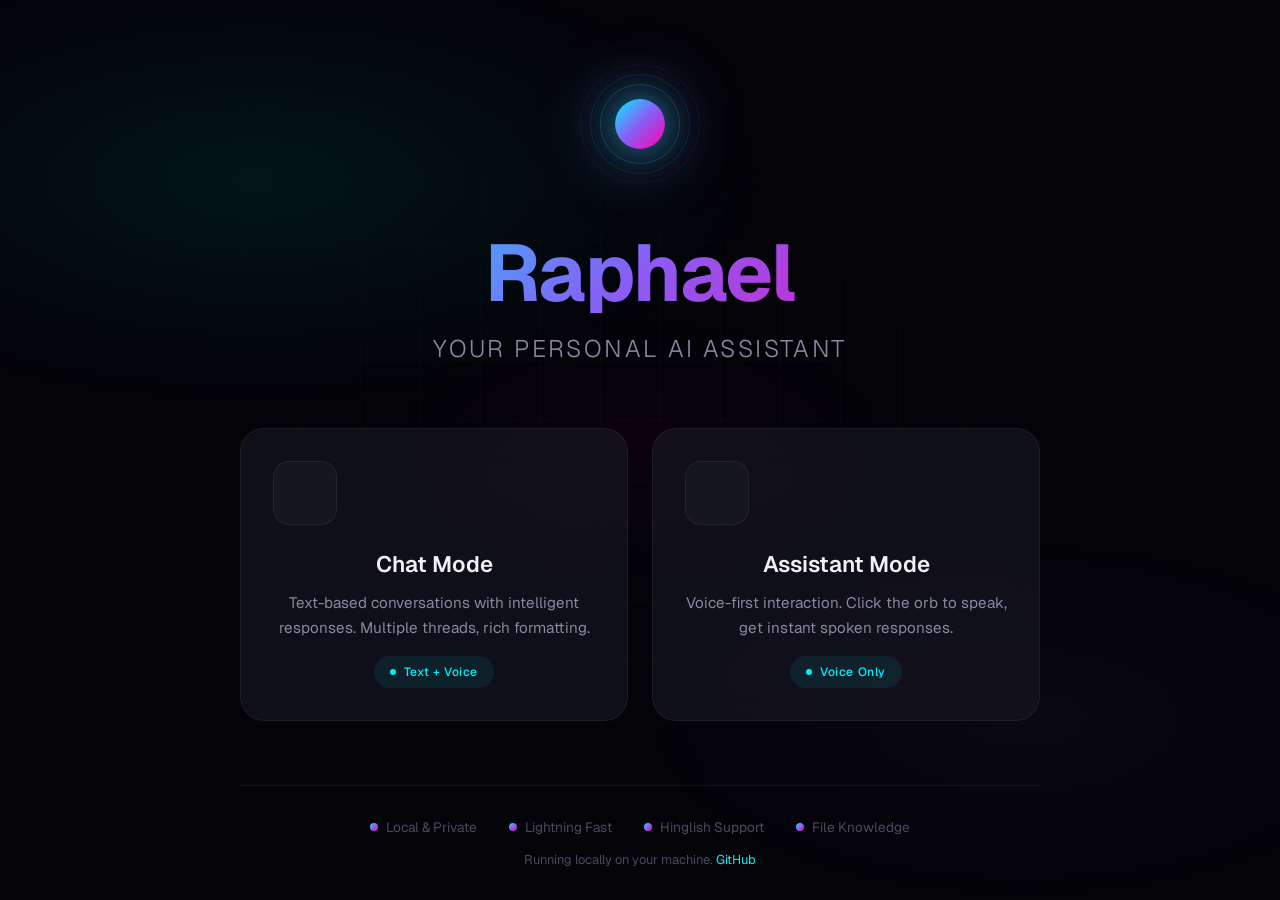
<file: frontend/index.html>
<!DOCTYPE html>
<html lang="en">
<head>
    <meta charset="UTF-8">
    <meta name="viewport" content="width=device-width, initial-scale=1.0">
    <title>Raphael - Your Personal AI</title>
    <link rel="preconnect" href="https://fonts.googleapis.com">
    <link rel="preconnect" href="https://fonts.gstatic.com" crossorigin>
    <link href="https://fonts.googleapis.com/css2?family=Geist:wght@400;500;600;700&family=JetBrains+Mono:wght@400;500&display=swap" rel="stylesheet">
    <style>
        :root {
            --bg-void: #030308;
            --bg-deep: #080810;
            --bg-surface: #0e0e18;
            --bg-elevated: #161622;
            --bg-glass: rgba(22, 22, 34, 0.7);
            --text-primary: #f0f0f5;
            --text-secondary: #8888a0;
            --text-muted: #4a4a60;
            --accent-cyan: #00f0ff;
            --accent-magenta: #ff00aa;
            --accent-violet: #8b5cf6;
            --accent-gradient: linear-gradient(135deg, #00f0ff, #8b5cf6, #ff00aa);
            --glow-cyan: rgba(0, 240, 255, 0.4);
            --glow-magenta: rgba(255, 0, 170, 0.3);
            --glow-violet: rgba(139, 92, 246, 0.3);
            --border-glass: rgba(255, 255, 255, 0.06);
            --border-glow: rgba(0, 240, 255, 0.3);
        }

        * {
            margin: 0;
            padding: 0;
            box-sizing: border-box;
        }

        body {
            font-family: 'Geist', -apple-system, BlinkMacSystemFont, 'Segoe UI', sans-serif;
            background: var(--bg-void);
            color: var(--text-primary);
            min-height: 100vh;
            overflow-x: hidden;
        }

        body::before {
            content: '';
            position: fixed;
            top: 0;
            left: 0;
            right: 0;
            bottom: 0;
            background: 
                radial-gradient(ellipse 80% 50% at 20% 20%, rgba(0, 240, 255, 0.08) 0%, transparent 50%),
                radial-gradient(ellipse 60% 40% at 80% 80%, rgba(139, 92, 246, 0.06) 0%, transparent 50%),
                radial-gradient(ellipse 40% 30% at 50% 50%, rgba(255, 0, 170, 0.04) 0%, transparent 50%);
            pointer-events: none;
            z-index: -1;
        }

        .container {
            min-height: 100vh;
            display: flex;
            flex-direction: column;
            align-items: center;
            justify-content: center;
            padding: 2rem;
            position: relative;
        }

        .grid-bg {
            position: absolute;
            top: 0;
            left: 0;
            right: 0;
            bottom: 0;
            background-image: 
                linear-gradient(rgba(255,255,255,0.02) 1px, transparent 1px),
                linear-gradient(90deg, rgba(255,255,255,0.02) 1px, transparent 1px);
            background-size: 60px 60px;
            mask-image: radial-gradient(ellipse at center, black 20%, transparent 70%);
            -webkit-mask-image: radial-gradient(ellipse at center, black 20%, transparent 70%);
            z-index: -1;
        }

        .hero-content {
            text-align: center;
            max-width: 900px;
            z-index: 1;
        }

        .logo-container {
            position: relative;
            display: inline-block;
            margin-bottom: 2rem;
        }

        .logo-orb {
            width: 120px;
            height: 120px;
            position: relative;
            animation: float 6s ease-in-out infinite;
        }

        @keyframes float {
            0%, 100% { transform: translateY(0); }
            50% { transform: translateY(-15px); }
        }

        .logo-core {
            position: absolute;
            top: 50%;
            left: 50%;
            transform: translate(-50%, -50%);
            width: 50px;
            height: 50px;
            border-radius: 50%;
            background: var(--accent-gradient);
            box-shadow: 
                0 0 30px var(--glow-cyan),
                0 0 60px var(--glow-violet),
                0 0 90px var(--glow-magenta);
            animation: pulse-core 2s ease-in-out infinite;
        }

        @keyframes pulse-core {
            0%, 100% { 
                transform: translate(-50%, -50%) scale(1);
                box-shadow: 
                    0 0 30px var(--glow-cyan),
                    0 0 60px var(--glow-violet),
                    0 0 90px var(--glow-magenta);
            }
            50% { 
                transform: translate(-50%, -50%) scale(1.1);
                box-shadow: 
                    0 0 50px var(--glow-cyan),
                    0 0 80px var(--glow-violet),
                    0 0 110px var(--glow-magenta);
            }
        }

        .logo-rings {
            position: absolute;
            top: 50%;
            left: 50%;
            transform: translate(-50%, -50%);
            animation: rotate 20s linear infinite;
        }

        @keyframes rotate {
            from { transform: translate(-50%, -50%) rotate(0deg); }
            to { transform: translate(-50%, -50%) rotate(360deg); }
        }

        .logo-ring {
            position: absolute;
            border: 1px solid rgba(0, 240, 255, 0.2);
            border-radius: 50%;
            top: 50%;
            left: 50%;
            transform: translate(-50%, -50%);
        }

        .logo-ring-1 { width: 80px; height: 80px; }
        .logo-ring-2 { width: 100px; height: 100px; border-color: rgba(139, 92, 246, 0.15); }
        .logo-ring-3 { width: 120px; height: 120px; border-color: rgba(255, 0, 170, 0.1); }

        .logo-glow {
            position: absolute;
            top: 50%;
            left: 50%;
            transform: translate(-50%, -50%);
            width: 200px;
            height: 200px;
            background: radial-gradient(circle, rgba(0, 240, 255, 0.1) 0%, transparent 70%);
            animation: glow-pulse 4s ease-in-out infinite;
        }

        @keyframes glow-pulse {
            0%, 100% { opacity: 0.5; transform: translate(-50%, -50%) scale(1); }
            50% { opacity: 1; transform: translate(-50%, -50%) scale(1.2); }
        }

        h1 {
            font-size: clamp(2.5rem, 8vw, 5rem);
            font-weight: 700;
            background: var(--accent-gradient);
            -webkit-background-clip: text;
            -webkit-text-fill-color: transparent;
            background-clip: text;
            margin-bottom: 0.5rem;
            letter-spacing: -0.02em;
        }

        .tagline {
            font-size: clamp(1rem, 3vw, 1.5rem);
            color: var(--text-secondary);
            font-weight: 300;
            margin-bottom: 4rem;
            letter-spacing: 0.1em;
            text-transform: uppercase;
        }

        .modes {
            display: grid;
            grid-template-columns: repeat(auto-fit, minmax(280px, 1fr));
            gap: 1.5rem;
            width: 100%;
            max-width: 800px;
        }

        .mode-card {
            background: var(--bg-glass);
            backdrop-filter: blur(20px);
            -webkit-backdrop-filter: blur(20px);
            border: 1px solid var(--border-glass);
            border-radius: 24px;
            padding: 2rem;
            cursor: pointer;
            transition: all 0.4s cubic-bezier(0.4, 0, 0.2, 1);
            text-decoration: none;
            color: inherit;
            position: relative;
            overflow: hidden;
        }

        .mode-card::before {
            content: '';
            position: absolute;
            top: 0;
            left: 0;
            right: 0;
            bottom: 0;
            background: var(--accent-gradient);
            opacity: 0;
            transition: opacity 0.4s ease;
            z-index: 0;
        }

        .mode-card:hover {
            transform: translateY(-8px);
            border-color: var(--border-glow);
            box-shadow: 
                0 20px 40px rgba(0, 0, 0, 0.3),
                0 0 40px var(--glow-violet);
        }

        .mode-card:hover::before {
            opacity: 0.05;
        }

        .mode-card > * {
            position: relative;
            z-index: 1;
        }

        .mode-icon {
            width: 64px;
            height: 64px;
            background: var(--bg-elevated);
            border-radius: 16px;
            display: flex;
            align-items: center;
            justify-content: center;
            margin-bottom: 1.5rem;
            border: 1px solid var(--border-glass);
            transition: all 0.3s ease;
        }

        .mode-card:hover .mode-icon {
            border-color: var(--border-glow);
            box-shadow: 0 0 20px var(--glow-cyan);
        }

        .mode-icon svg {
            width: 28px;
            height: 28px;
            stroke: url(#iconGradient);
            stroke-width: 1.5;
        }

        .mode-card h2 {
            font-size: 1.4rem;
            font-weight: 600;
            margin-bottom: 0.75rem;
            color: var(--text-primary);
        }

        .mode-card p {
            color: var(--text-secondary);
            font-size: 0.95rem;
            line-height: 1.6;
            margin-bottom: 1rem;
        }

        .tag {
            display: inline-flex;
            align-items: center;
            gap: 0.5rem;
            background: rgba(0, 240, 255, 0.08);
            color: var(--accent-cyan);
            font-size: 0.75rem;
            padding: 0.5rem 1rem;
            border-radius: 100px;
            font-weight: 500;
            letter-spacing: 0.05em;
        }

        .tag::before {
            content: '';
            width: 6px;
            height: 6px;
            background: var(--accent-cyan);
            border-radius: 50%;
            animation: blink 2s infinite;
        }

        @keyframes blink {
            0%, 50%, 100% { opacity: 1; }
            25%, 75% { opacity: 0.3; }
        }

        .features {
            display: flex;
            gap: 2rem;
            justify-content: center;
            flex-wrap: wrap;
            margin-top: 4rem;
            padding-top: 2rem;
            border-top: 1px solid var(--border-glass);
        }

        .feature {
            display: flex;
            align-items: center;
            gap: 0.5rem;
            color: var(--text-muted);
            font-size: 0.85rem;
        }

        .feature-dot {
            width: 8px;
            height: 8px;
            background: var(--accent-gradient);
            border-radius: 50%;
        }

        .footer {
            position: absolute;
            bottom: 2rem;
            color: var(--text-muted);
            font-size: 0.8rem;
        }

        .footer a {
            color: var(--accent-cyan);
            text-decoration: none;
            transition: all 0.2s ease;
        }

        .footer a:hover {
            text-shadow: 0 0 20px var(--glow-cyan);
        }

        @media (max-width: 640px) {
            .container {
                padding: 1.5rem;
            }
            
            .mode-card {
                padding: 1.5rem;
            }

            .features {
                flex-direction: column;
                align-items: center;
                gap: 1rem;
            }
        }
    </style>
    <svg style="display: none;">
        <defs>
            <linearGradient id="iconGradient" x1="0%" y1="0%" x2="100%" y2="100%">
                <stop offset="0%" style="stop-color:#00f0ff"/>
                <stop offset="50%" style="stop-color:#8b5cf6"/>
                <stop offset="100%" style="stop-color:#ff00aa"/>
            </linearGradient>
        </defs>
    </svg>
</head>
<body>
    <div class="container">
        <div class="grid-bg"></div>
        
        <div class="hero-content">
            <div class="logo-container">
                <div class="logo-orb">
                    <div class="logo-glow"></div>
                    <div class="logo-rings">
                        <div class="logo-ring logo-ring-1"></div>
                        <div class="logo-ring logo-ring-2"></div>
                        <div class="logo-ring logo-ring-3"></div>
                    </div>
                    <div class="logo-core"></div>
                </div>
            </div>
            
            <h1>Raphael</h1>
            <p class="tagline">Your Personal AI Assistant</p>

            <div class="modes">
                <a href="/chat" class="mode-card">
                    <div class="mode-icon">
                        <svg viewBox="0 0 24 24" fill="none">
                            <path d="M21 15a2 2 0 0 1-2 2H7l-4 4V5a2 2 0 0 1 2-2h14a2 2 0 0 1 2 2z"/>
                        </svg>
                    </div>
                    <h2>Chat Mode</h2>
                    <p>Text-based conversations with intelligent responses. Multiple threads, rich formatting.</p>
                    <span class="tag">Text + Voice</span>
                </a>

                <a href="/assistant" class="mode-card">
                    <div class="mode-icon">
                        <svg viewBox="0 0 24 24" fill="none">
                            <circle cx="12" cy="12" r="10"/>
                            <path d="M12 16v-4M12 8h.01"/>
                        </svg>
                    </div>
                    <h2>Assistant Mode</h2>
                    <p>Voice-first interaction. Click the orb to speak, get instant spoken responses.</p>
                    <span class="tag">Voice Only</span>
                </a>
            </div>

            <div class="features">
                <div class="feature">
                    <div class="feature-dot"></div>
                    <span>Local & Private</span>
                </div>
                <div class="feature">
                    <div class="feature-dot"></div>
                    <span>Lightning Fast</span>
                </div>
                <div class="feature">
                    <div class="feature-dot"></div>
                    <span>Hinglish Support</span>
                </div>
                <div class="feature">
                    <div class="feature-dot"></div>
                    <span>File Knowledge</span>
                </div>
            </div>
        </div>

        <div class="footer">
            Running locally on your machine. <a href="https://github.com/Rakshitk2223/Raphy" target="_blank">GitHub</a>
        </div>
    </div>
</body>
</html>
</file>
